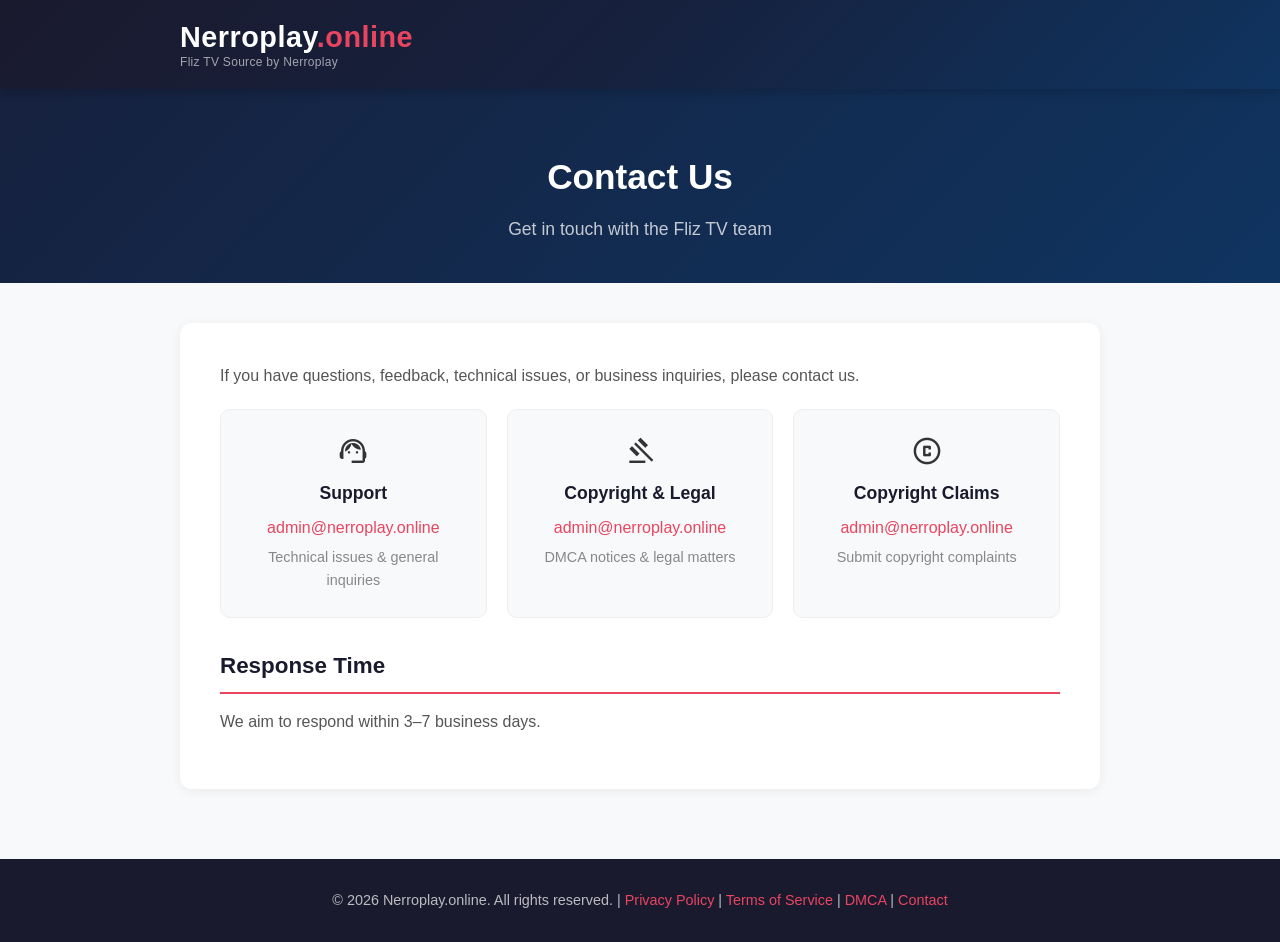
<file: contact.html>
<!DOCTYPE html>
<html lang="en">
<head>
    <meta charset="UTF-8">
    <meta name="viewport" content="width=device-width, initial-scale=1.0">
    <title>Contact Us - Nerroplay.online</title>
    <meta name="description" content="Contact Fliz TV for support, copyright concerns, or business inquiries.">
    <link rel="stylesheet" href="https://fonts.googleapis.com/css2?family=Material+Symbols+Outlined:opsz,wght,FILL,GRAD@24,400,0,0">
    <link rel="stylesheet" href="css/style.css">
</head>
<body>
    <header>
        <div class="container">
            <div class="logo">Nerroplay<span>.online</span><br><span class="sub">Fliz TV Source by Nerroplay</span></div>
            
        </div>
    </header>

    <section class="page-header">
        <div class="container">
            <h1>Contact Us</h1>
            <p>Get in touch with the Fliz TV team</p>
        </div>
    </section>

    <section class="content">
        <div class="container">
            <div class="card">
                <p>If you have questions, feedback, technical issues, or business inquiries, please contact us.</p>

                <div class="contact-grid">
                    <div class="contact-card">
                        <span class="material-symbols-outlined icon">support_agent</span>
                        <h3>Support</h3>
                        <a href="mailto:admin@nerroplay.online">admin@nerroplay.online</a>
                        <p>Technical issues &amp; general inquiries</p>
                    </div>
                    <div class="contact-card">
                        <span class="material-symbols-outlined icon">gavel</span>
                        <h3>Copyright &amp; Legal</h3>
                        <a href="mailto:admin@nerroplay.online">admin@nerroplay.online</a>
                        <p>DMCA notices &amp; legal matters</p>
                    </div>
                    <div class="contact-card">
                        <span class="material-symbols-outlined icon">copyright</span>
                        <h3>Copyright Claims</h3>
                        <a href="mailto:admin@nerroplay.online">admin@nerroplay.online</a>
                        <p>Submit copyright complaints</p>
                    </div>
                </div>

                <h2>Response Time</h2>
                <p>We aim to respond within 3–7 business days.</p>
            </div>
        </div>
    </section>

    <footer>
        <div class="container">
            <p>&copy; 2026 Nerroplay.online. All rights reserved. | <a href="privacy.html">Privacy Policy</a> | <a href="terms.html">Terms of Service</a> | <a href="dmca.html">DMCA</a> | <a href="contact.html">Contact</a></p>
        </div>
    </footer>
</body>
</html>
</file>
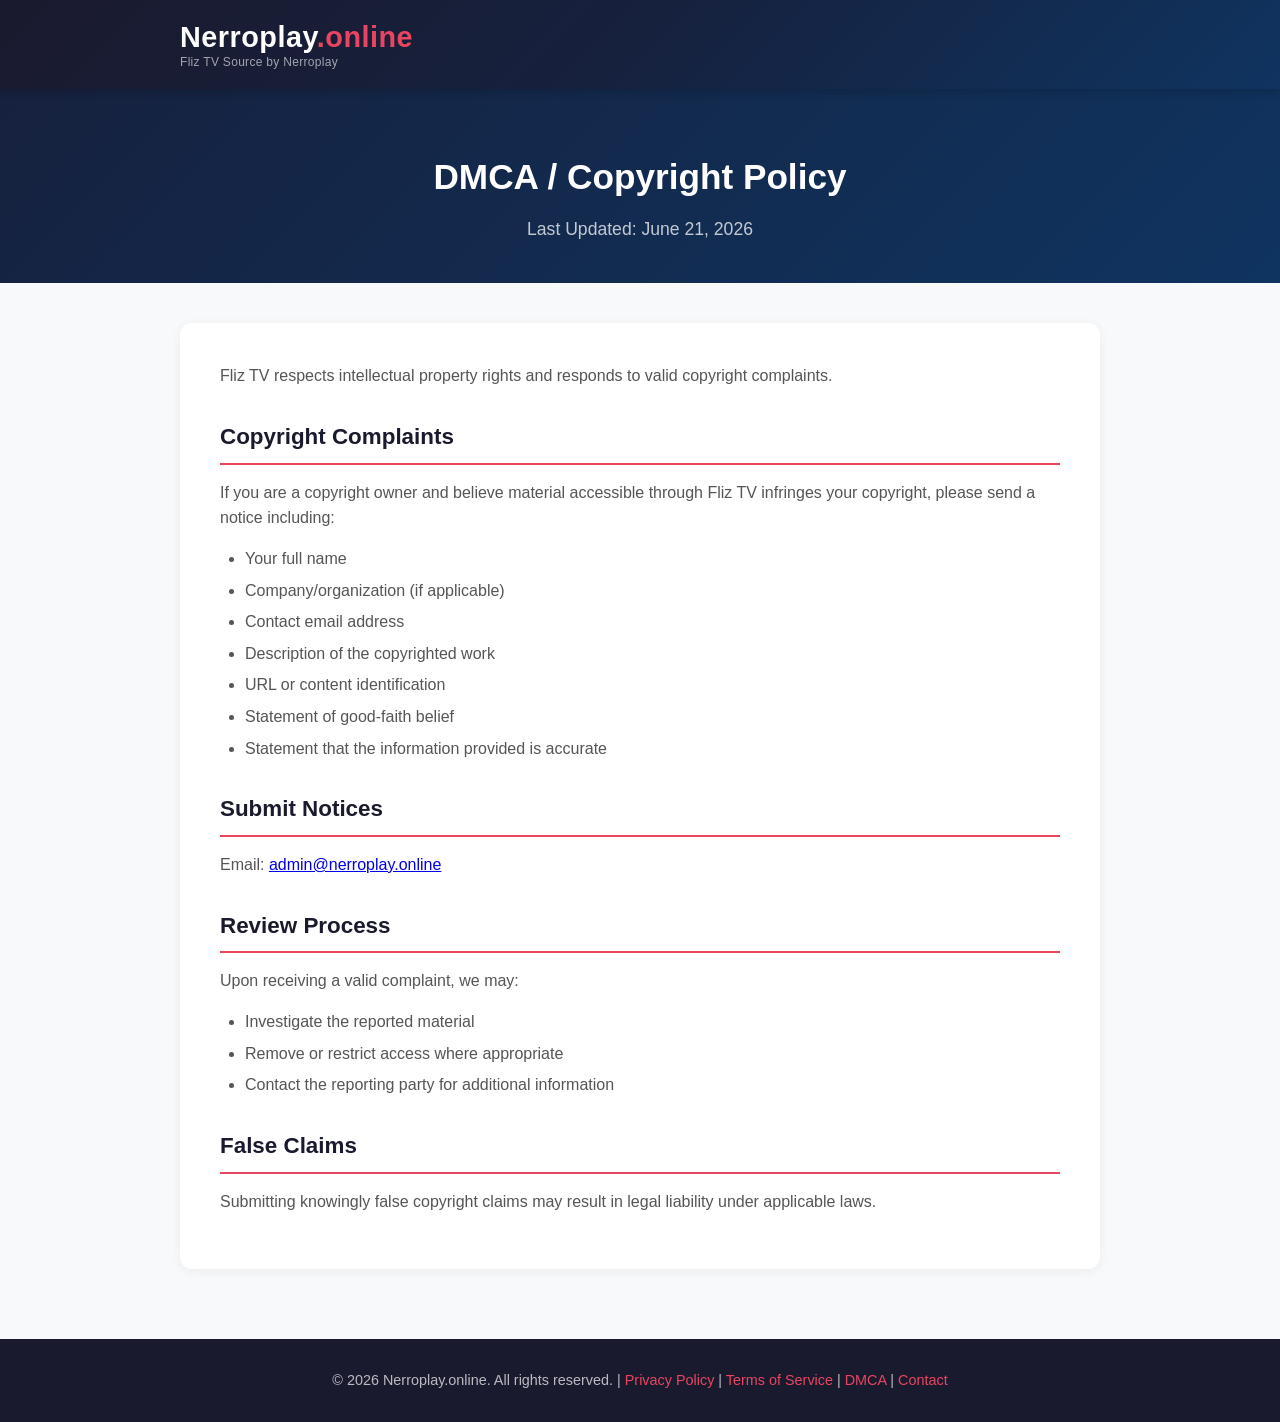
<file: dmca.html>
<!DOCTYPE html>
<html lang="en">
<head>
    <meta charset="UTF-8">
    <meta name="viewport" content="width=device-width, initial-scale=1.0">
    <title>DMCA / Copyright Policy - Nerroplay.online</title>
    <meta name="description" content="DMCA Copyright Policy for Fliz TV - Report copyright infringement and submit takedown notices.">
    <link rel="stylesheet" href="https://fonts.googleapis.com/css2?family=Material+Symbols+Outlined:opsz,wght,FILL,GRAD@24,400,0,0">
    <link rel="stylesheet" href="css/style.css">
</head>
<body>
    <header>
        <div class="container">
            <div class="logo">Nerroplay<span>.online</span><br><span class="sub">Fliz TV Source by Nerroplay</span></div>
            
        </div>
    </header>

    <section class="page-header">
        <div class="container">
            <h1>DMCA / Copyright Policy</h1>
            <p>Last Updated: June 21, 2026</p>
        </div>
    </section>

    <section class="content">
        <div class="container">
            <div class="card">
                <p>Fliz TV respects intellectual property rights and responds to valid copyright complaints.</p>

                <h2>Copyright Complaints</h2>
                <p>If you are a copyright owner and believe material accessible through Fliz TV infringes your copyright, please send a notice including:</p>
                <ul>
                    <li>Your full name</li>
                    <li>Company/organization (if applicable)</li>
                    <li>Contact email address</li>
                    <li>Description of the copyrighted work</li>
                    <li>URL or content identification</li>
                    <li>Statement of good-faith belief</li>
                    <li>Statement that the information provided is accurate</li>
                </ul>

                <h2>Submit Notices</h2>
                <p>Email: <a href="mailto:admin@nerroplay.online">admin@nerroplay.online</a></p>

                <h2>Review Process</h2>
                <p>Upon receiving a valid complaint, we may:</p>
                <ul>
                    <li>Investigate the reported material</li>
                    <li>Remove or restrict access where appropriate</li>
                    <li>Contact the reporting party for additional information</li>
                </ul>

                <h2>False Claims</h2>
                <p>Submitting knowingly false copyright claims may result in legal liability under applicable laws.</p>
            </div>
        </div>
    </section>

    <footer>
        <div class="container">
            <p>&copy; 2026 Nerroplay.online. All rights reserved. | <a href="privacy.html">Privacy Policy</a> | <a href="terms.html">Terms of Service</a> | <a href="dmca.html">DMCA</a> | <a href="contact.html">Contact</a></p>
        </div>
    </footer>
</body>
</html>
</file>
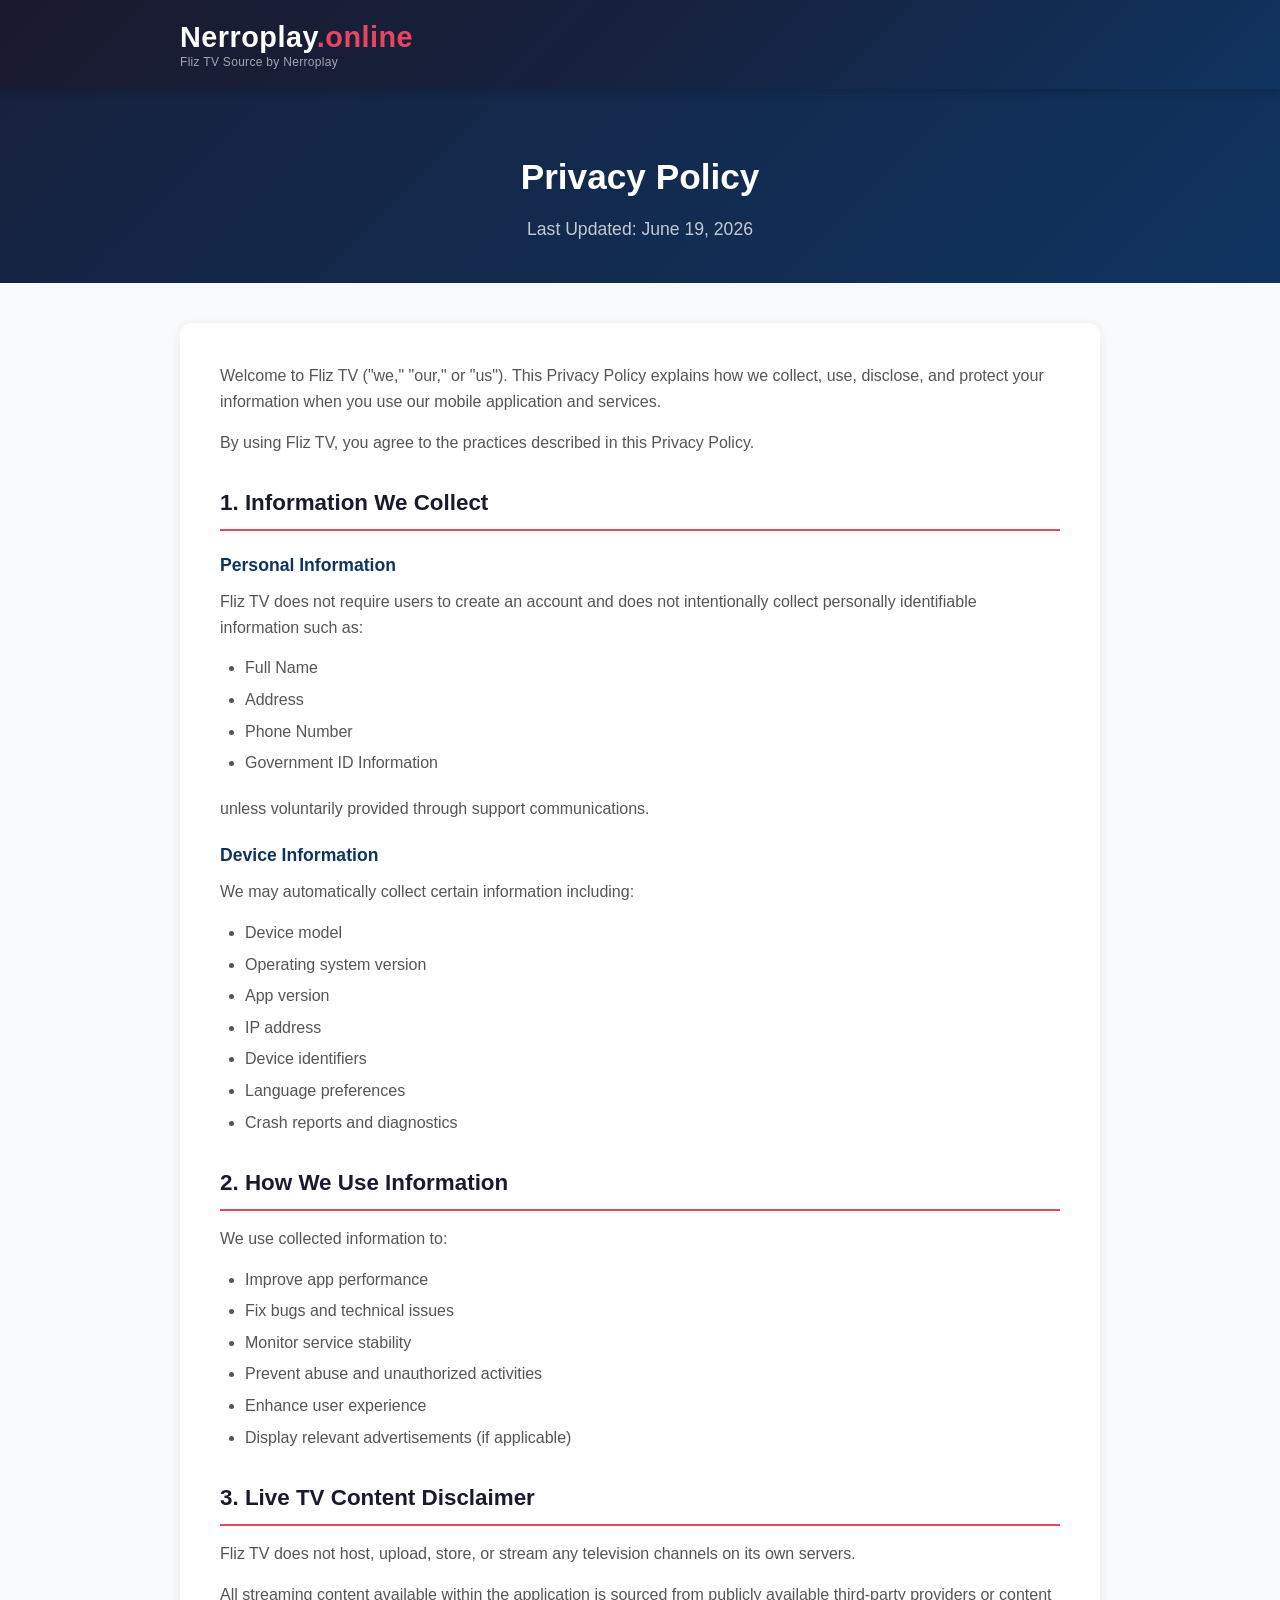
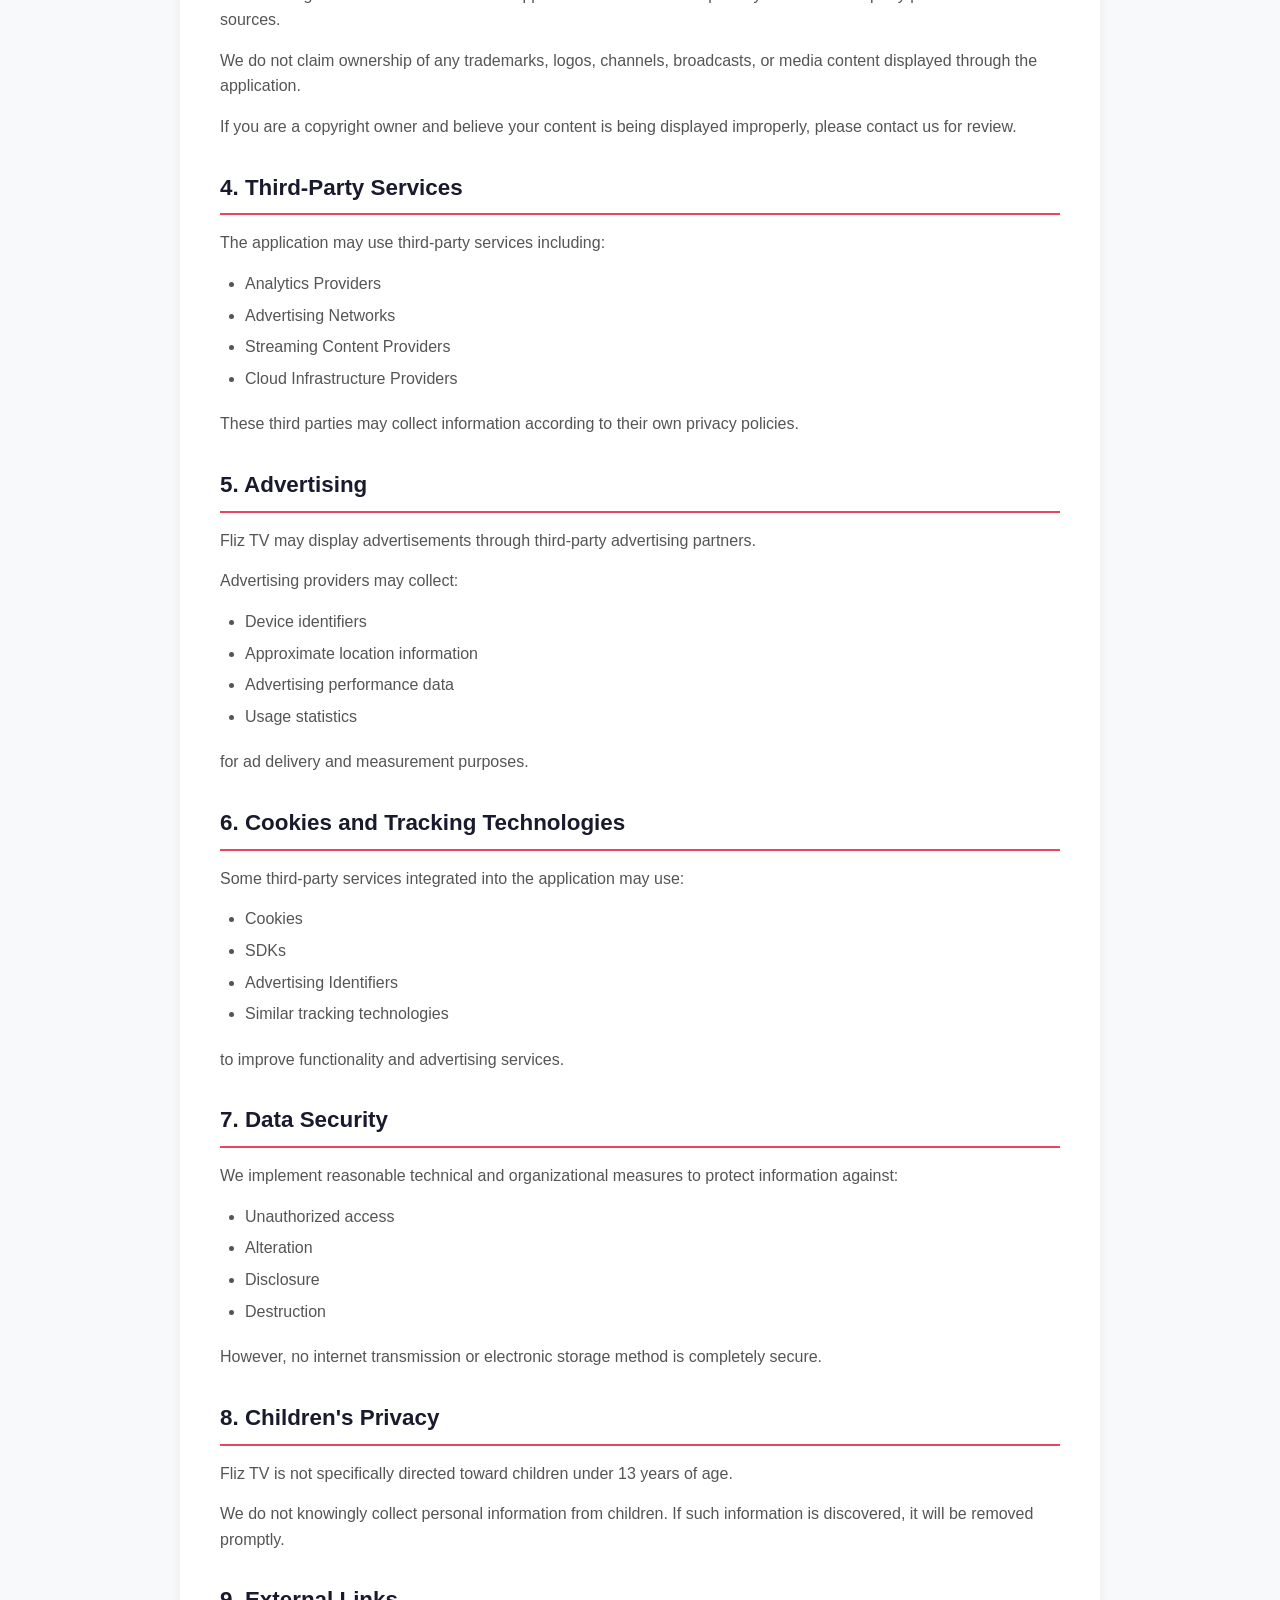
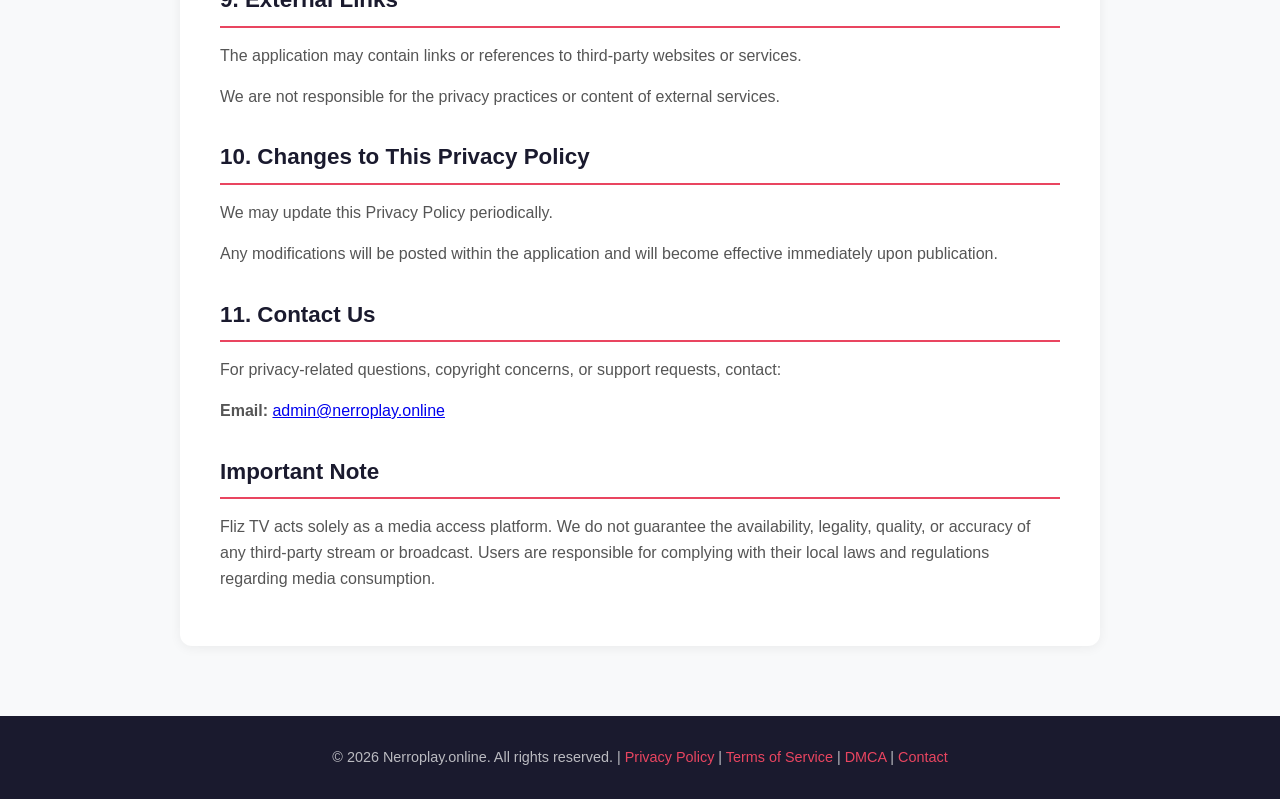
<file: privacy.html>
<!DOCTYPE html>
<html lang="en">
<head>
    <meta charset="UTF-8">
    <meta name="viewport" content="width=device-width, initial-scale=1.0">
    <title>Privacy Policy - Nerroplay.online</title>
    <meta name="description" content="Privacy Policy for Fliz TV - Learn how we collect, use, and protect your information.">
    <link rel="stylesheet" href="https://fonts.googleapis.com/css2?family=Material+Symbols+Outlined:opsz,wght,FILL,GRAD@24,400,0,0">
    <link rel="stylesheet" href="css/style.css">
</head>
<body>
    <header>
        <div class="container">
            <div class="logo">Nerroplay<span>.online</span><br><span class="sub">Fliz TV Source by Nerroplay</span></div>
            
        </div>
    </header>

    <section class="page-header">
        <div class="container">
            <h1>Privacy Policy</h1>
            <p>Last Updated: June 19, 2026</p>
        </div>
    </section>

    <section class="content">
        <div class="container">
            <div class="card">
                <p>Welcome to Fliz TV ("we," "our," or "us"). This Privacy Policy explains how we collect, use, disclose, and protect your information when you use our mobile application and services.</p>
                <p>By using Fliz TV, you agree to the practices described in this Privacy Policy.</p>

                <h2>1. Information We Collect</h2>

                <h3>Personal Information</h3>
                <p>Fliz TV does not require users to create an account and does not intentionally collect personally identifiable information such as:</p>
                <ul>
                    <li>Full Name</li>
                    <li>Address</li>
                    <li>Phone Number</li>
                    <li>Government ID Information</li>
                </ul>
                <p>unless voluntarily provided through support communications.</p>

                <h3>Device Information</h3>
                <p>We may automatically collect certain information including:</p>
                <ul>
                    <li>Device model</li>
                    <li>Operating system version</li>
                    <li>App version</li>
                    <li>IP address</li>
                    <li>Device identifiers</li>
                    <li>Language preferences</li>
                    <li>Crash reports and diagnostics</li>
                </ul>

                <h2>2. How We Use Information</h2>
                <p>We use collected information to:</p>
                <ul>
                    <li>Improve app performance</li>
                    <li>Fix bugs and technical issues</li>
                    <li>Monitor service stability</li>
                    <li>Prevent abuse and unauthorized activities</li>
                    <li>Enhance user experience</li>
                    <li>Display relevant advertisements (if applicable)</li>
                </ul>

                <h2>3. Live TV Content Disclaimer</h2>
                <p>Fliz TV does not host, upload, store, or stream any television channels on its own servers.</p>
                <p>All streaming content available within the application is sourced from publicly available third-party providers or content sources.</p>
                <p>We do not claim ownership of any trademarks, logos, channels, broadcasts, or media content displayed through the application.</p>
                <p>If you are a copyright owner and believe your content is being displayed improperly, please contact us for review.</p>

                <h2>4. Third-Party Services</h2>
                <p>The application may use third-party services including:</p>
                <ul>
                    <li>Analytics Providers</li>
                    <li>Advertising Networks</li>
                    <li>Streaming Content Providers</li>
                    <li>Cloud Infrastructure Providers</li>
                </ul>
                <p>These third parties may collect information according to their own privacy policies.</p>

                <h2>5. Advertising</h2>
                <p>Fliz TV may display advertisements through third-party advertising partners.</p>
                <p>Advertising providers may collect:</p>
                <ul>
                    <li>Device identifiers</li>
                    <li>Approximate location information</li>
                    <li>Advertising performance data</li>
                    <li>Usage statistics</li>
                </ul>
                <p>for ad delivery and measurement purposes.</p>

                <h2>6. Cookies and Tracking Technologies</h2>
                <p>Some third-party services integrated into the application may use:</p>
                <ul>
                    <li>Cookies</li>
                    <li>SDKs</li>
                    <li>Advertising Identifiers</li>
                    <li>Similar tracking technologies</li>
                </ul>
                <p>to improve functionality and advertising services.</p>

                <h2>7. Data Security</h2>
                <p>We implement reasonable technical and organizational measures to protect information against:</p>
                <ul>
                    <li>Unauthorized access</li>
                    <li>Alteration</li>
                    <li>Disclosure</li>
                    <li>Destruction</li>
                </ul>
                <p>However, no internet transmission or electronic storage method is completely secure.</p>

                <h2>8. Children's Privacy</h2>
                <p>Fliz TV is not specifically directed toward children under 13 years of age.</p>
                <p>We do not knowingly collect personal information from children. If such information is discovered, it will be removed promptly.</p>

                <h2>9. External Links</h2>
                <p>The application may contain links or references to third-party websites or services.</p>
                <p>We are not responsible for the privacy practices or content of external services.</p>

                <h2>10. Changes to This Privacy Policy</h2>
                <p>We may update this Privacy Policy periodically.</p>
                <p>Any modifications will be posted within the application and will become effective immediately upon publication.</p>

                <h2>11. Contact Us</h2>
                <p>For privacy-related questions, copyright concerns, or support requests, contact:</p>
                <p><strong>Email:</strong> <a href="mailto:admin@nerroplay.online">admin@nerroplay.online</a></p>

                <h2>Important Note</h2>
                <p>Fliz TV acts solely as a media access platform. We do not guarantee the availability, legality, quality, or accuracy of any third-party stream or broadcast. Users are responsible for complying with their local laws and regulations regarding media consumption.</p>
            </div>
        </div>
    </section>

    <footer>
        <div class="container">
            <p>&copy; 2026 Nerroplay.online. All rights reserved. | <a href="privacy.html">Privacy Policy</a> | <a href="terms.html">Terms of Service</a> | <a href="dmca.html">DMCA</a> | <a href="contact.html">Contact</a></p>
        </div>
    </footer>
</body>
</html>
</file>
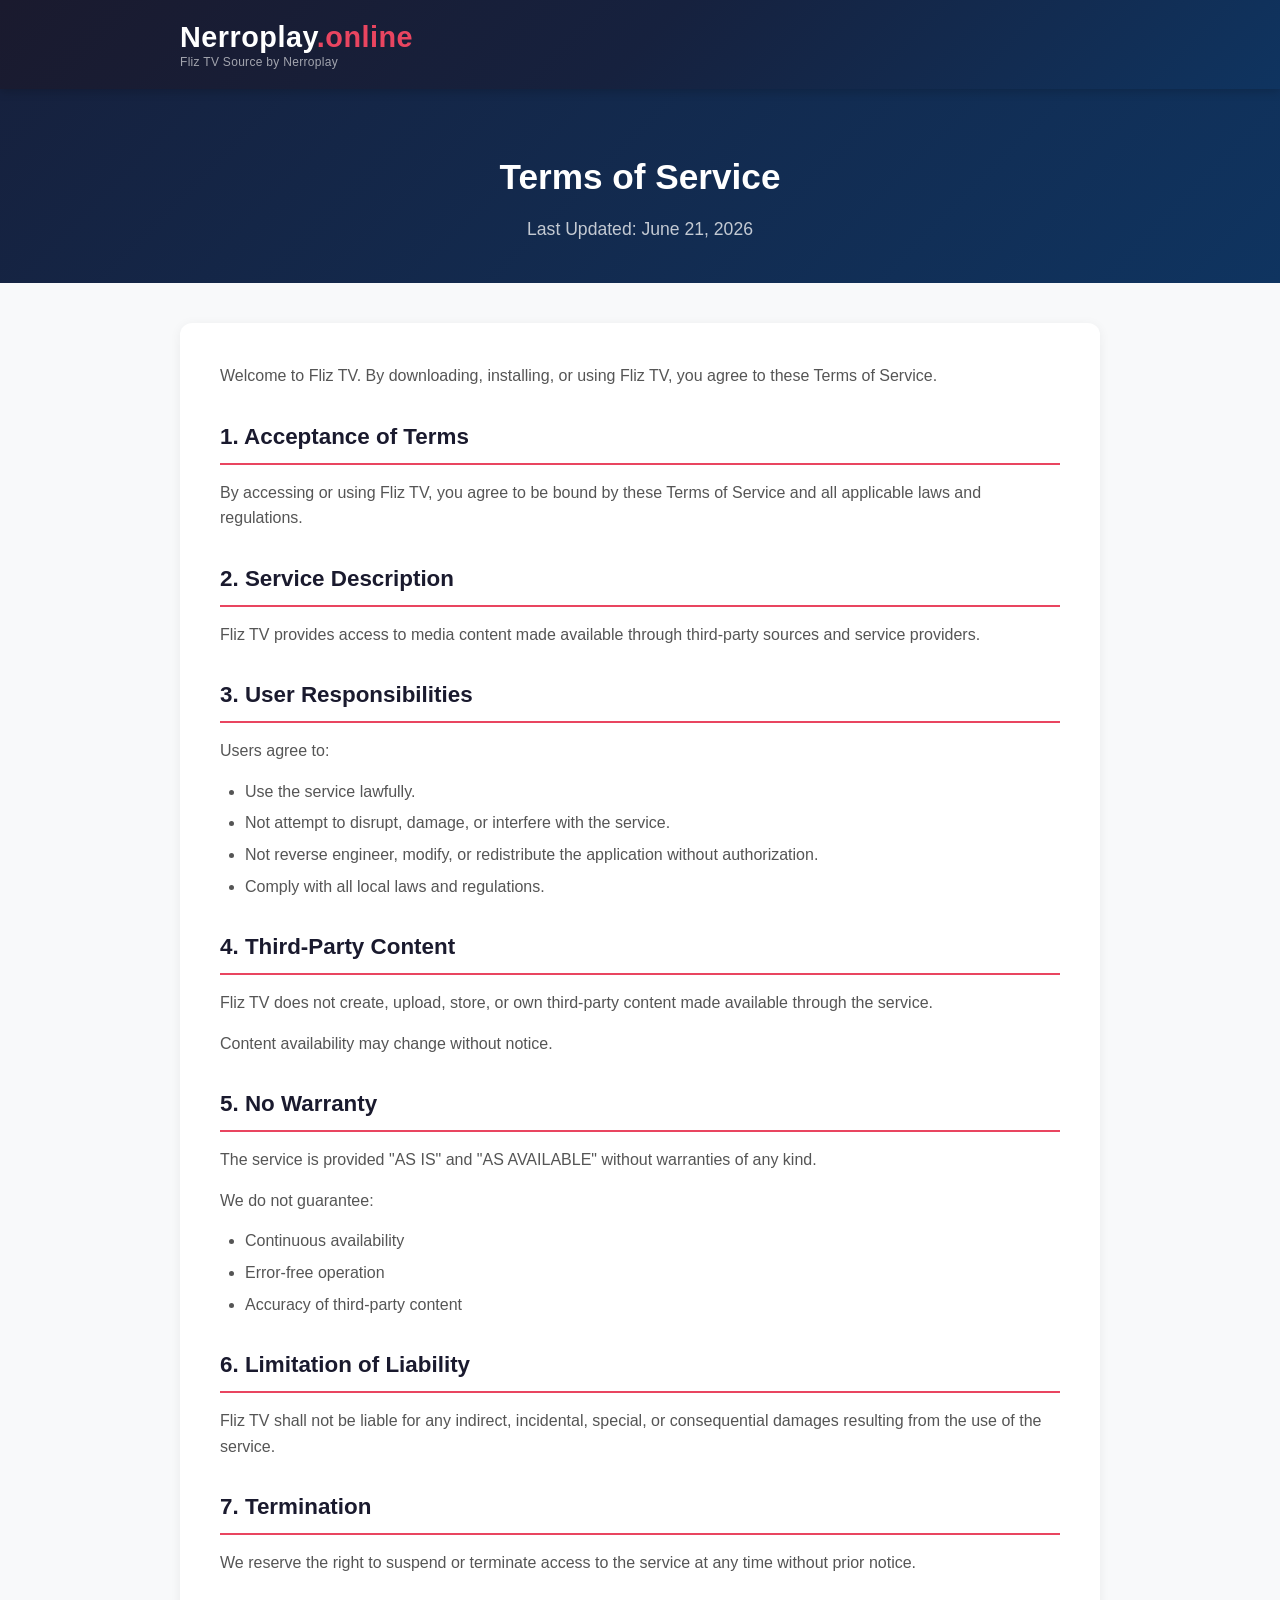
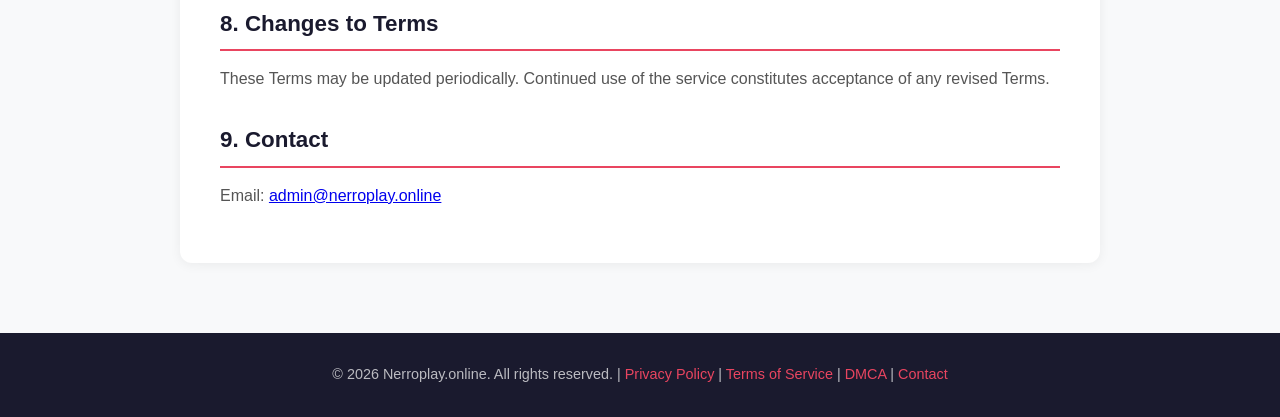
<file: terms.html>
<!DOCTYPE html>
<html lang="en">
<head>
    <meta charset="UTF-8">
    <meta name="viewport" content="width=device-width, initial-scale=1.0">
    <title>Terms of Service - Nerroplay.online</title>
    <meta name="description" content="Terms of Service for Fliz TV - Understand the rules and guidelines for using our app.">
    <link rel="stylesheet" href="https://fonts.googleapis.com/css2?family=Material+Symbols+Outlined:opsz,wght,FILL,GRAD@24,400,0,0">
    <link rel="stylesheet" href="css/style.css">
</head>
<body>
    <header>
        <div class="container">
            <div class="logo">Nerroplay<span>.online</span><br><span class="sub">Fliz TV Source by Nerroplay</span></div>
            
        </div>
    </header>

    <section class="page-header">
        <div class="container">
            <h1>Terms of Service</h1>
            <p>Last Updated: June 21, 2026</p>
        </div>
    </section>

    <section class="content">
        <div class="container">
            <div class="card">
                <p>Welcome to Fliz TV. By downloading, installing, or using Fliz TV, you agree to these Terms of Service.</p>

                <h2>1. Acceptance of Terms</h2>
                <p>By accessing or using Fliz TV, you agree to be bound by these Terms of Service and all applicable laws and regulations.</p>

                <h2>2. Service Description</h2>
                <p>Fliz TV provides access to media content made available through third-party sources and service providers.</p>

                <h2>3. User Responsibilities</h2>
                <p>Users agree to:</p>
                <ul>
                    <li>Use the service lawfully.</li>
                    <li>Not attempt to disrupt, damage, or interfere with the service.</li>
                    <li>Not reverse engineer, modify, or redistribute the application without authorization.</li>
                    <li>Comply with all local laws and regulations.</li>
                </ul>

                <h2>4. Third-Party Content</h2>
                <p>Fliz TV does not create, upload, store, or own third-party content made available through the service.</p>
                <p>Content availability may change without notice.</p>

                <h2>5. No Warranty</h2>
                <p>The service is provided "AS IS" and "AS AVAILABLE" without warranties of any kind.</p>
                <p>We do not guarantee:</p>
                <ul>
                    <li>Continuous availability</li>
                    <li>Error-free operation</li>
                    <li>Accuracy of third-party content</li>
                </ul>

                <h2>6. Limitation of Liability</h2>
                <p>Fliz TV shall not be liable for any indirect, incidental, special, or consequential damages resulting from the use of the service.</p>

                <h2>7. Termination</h2>
                <p>We reserve the right to suspend or terminate access to the service at any time without prior notice.</p>

                <h2>8. Changes to Terms</h2>
                <p>These Terms may be updated periodically. Continued use of the service constitutes acceptance of any revised Terms.</p>

                <h2>9. Contact</h2>
                <p>Email: <a href="mailto:admin@nerroplay.online">admin@nerroplay.online</a></p>
            </div>
        </div>
    </section>

    <footer>
        <div class="container">
            <p>&copy; 2026 Nerroplay.online. All rights reserved. | <a href="privacy.html">Privacy Policy</a> | <a href="terms.html">Terms of Service</a> | <a href="dmca.html">DMCA</a> | <a href="contact.html">Contact</a></p>
        </div>
    </footer>
</body>
</html>
</file>
<file: css/style.css>
* {
    margin: 0;
    padding: 0;
    box-sizing: border-box;
}

body {
    font-family: -apple-system, BlinkMacSystemFont, 'Segoe UI', Roboto, Oxygen, Ubuntu, sans-serif;
    line-height: 1.6;
    color: #333;
    background: #f8f9fa;
}

.container {
    max-width: 960px;
    margin: 0 auto;
    padding: 0 20px;
}

header {
    background: linear-gradient(135deg, #1a1a2e 0%, #16213e 50%, #0f3460 100%);
    color: #fff;
    padding: 20px 0;
    position: sticky;
    top: 0;
    z-index: 100;
    box-shadow: 0 2px 10px rgba(0,0,0,0.2);
}

header .container {
    display: flex;
    align-items: center;
    justify-content: space-between;
}

header .logo {
    font-size: 1.8rem;
    font-weight: 800;
    line-height: 1.2;
    letter-spacing: 0.5px;
}

header .logo span {
    color: #e94560;
}

header .logo .sub {
    font-size: 0.75rem;
    font-weight: 500;
    color: rgba(255,255,255,0.6);
    letter-spacing: 0.3px;
    display: block;
}

.page-header {
    background: linear-gradient(135deg, #16213e 0%, #0f3460 100%);
    color: #fff;
    padding: 60px 0 40px;
    text-align: center;
}

.page-header h1 {
    font-size: 2.2rem;
    margin-bottom: 10px;
}

.page-header p {
    color: rgba(255,255,255,0.75);
    font-size: 1.1rem;
}

.content {
    padding: 40px 0;
}

.card {
    background: #fff;
    border-radius: 12px;
    padding: 40px;
    box-shadow: 0 2px 12px rgba(0,0,0,0.06);
    margin-bottom: 30px;
}

.card h2 {
    font-size: 1.4rem;
    color: #1a1a2e;
    margin: 30px 0 15px;
    padding-bottom: 8px;
    border-bottom: 2px solid #e94560;
}

.card h2:first-child {
    margin-top: 0;
}

.card h3 {
    font-size: 1.1rem;
    color: #0f3460;
    margin: 20px 0 10px;
}

.card p {
    margin-bottom: 15px;
    color: #555;
}

.card ul, .card ol {
    margin: 10px 0 20px 25px;
    color: #555;
}

.card ul li, .card ol li {
    margin-bottom: 6px;
}

.card ul li strong, .card ol li strong {
    color: #333;
}

.last-updated {
    color: #888;
    font-size: 0.9rem;
    margin-bottom: 25px;
}

.contact-grid {
    display: grid;
    grid-template-columns: repeat(auto-fit, minmax(250px, 1fr));
    gap: 20px;
    margin-top: 20px;
}

.contact-card {
    background: #f8f9fa;
    border-radius: 10px;
    padding: 25px;
    text-align: center;
    border: 1px solid #eee;
    transition: transform 0.2s, box-shadow 0.2s;
}

.contact-card:hover {
    transform: translateY(-3px);
    box-shadow: 0 4px 15px rgba(0,0,0,0.08);
}

.contact-card .icon {
    font-size: 2rem;
    margin-bottom: 12px;
}

.contact-card h3 {
    margin: 0 0 8px;
    color: #1a1a2e;
}

.contact-card a {
    color: #e94560;
    text-decoration: none;
    font-weight: 500;
}

.contact-card a:hover {
    text-decoration: underline;
}

.contact-card p {
    color: #888;
    font-size: 0.9rem;
    margin: 5px 0 0;
}

.download-hero {
    text-align: center;
    padding: 60px 0 40px;
}

.download-hero h1 {
    font-size: 2.5rem;
    color: #1a1a2e;
    margin-bottom: 10px;
}

.download-hero p {
    font-size: 1.1rem;
    color: #666;
    margin-bottom: 30px;
}

.download-btn {
    display: inline-block;
    background: linear-gradient(135deg, #e94560 0%, #c23152 100%);
    color: #fff;
    padding: 16px 40px;
    border-radius: 50px;
    font-size: 1.2rem;
    font-weight: 600;
    text-decoration: none;
    transition: transform 0.2s, box-shadow 0.2s;
    box-shadow: 0 4px 15px rgba(233,69,96,0.3);
}

.download-btn:hover {
    transform: translateY(-2px);
    box-shadow: 0 6px 20px rgba(233,69,96,0.4);
}

.download-btn small {
    display: block;
    font-weight: 400;
    font-size: 0.8rem;
    opacity: 0.85;
    margin-top: 4px;
}

.features-grid {
    display: grid;
    grid-template-columns: repeat(auto-fit, minmax(200px, 1fr));
    gap: 20px;
    margin: 30px 0;
}

.feature-card {
    background: #f8f9fa;
    border-radius: 10px;
    padding: 25px;
    text-align: center;
    border: 1px solid #eee;
}

.feature-card .material-symbols-outlined {
    font-size: 2.4rem;
    color: #e94560;
    margin-bottom: 10px;
    display: inline-block;
}

.feature-card h3 {
    font-size: 1rem;
    color: #1a1a2e;
    margin: 0 0 6px;
}

.feature-card p {
    font-size: 0.85rem;
    color: #777;
    margin: 0;
}

.steps {
    display: grid;
    grid-template-columns: repeat(auto-fit, minmax(180px, 1fr));
    gap: 15px;
    margin: 20px 0;
}

.step {
    background: #f8f9fa;
    border-radius: 10px;
    padding: 20px;
    text-align: center;
    border: 1px solid #eee;
}

.step .number {
    display: inline-flex;
    align-items: center;
    justify-content: center;
    width: 36px;
    height: 36px;
    background: #e94560;
    color: #fff;
    border-radius: 50%;
    font-weight: 700;
    font-size: 1rem;
    margin-bottom: 10px;
}

.step p {
    font-size: 0.9rem;
    color: #555;
    margin: 0;
}

footer {
    background: #1a1a2e;
    color: rgba(255,255,255,0.7);
    padding: 30px 0;
    text-align: center;
    font-size: 0.9rem;
}

footer a {
    color: #e94560;
    text-decoration: none;
}

footer a:hover {
    text-decoration: underline;
}

@media (max-width: 768px) {
    header .container {
        flex-direction: column;
        gap: 12px;
    }

    .page-header h1 {
        font-size: 1.6rem;
    }

    .card {
        padding: 25px;
    }

    .download-hero h1 {
        font-size: 1.8rem;
    }

    .contact-grid {
        grid-template-columns: 1fr;
    }
}
</file>
